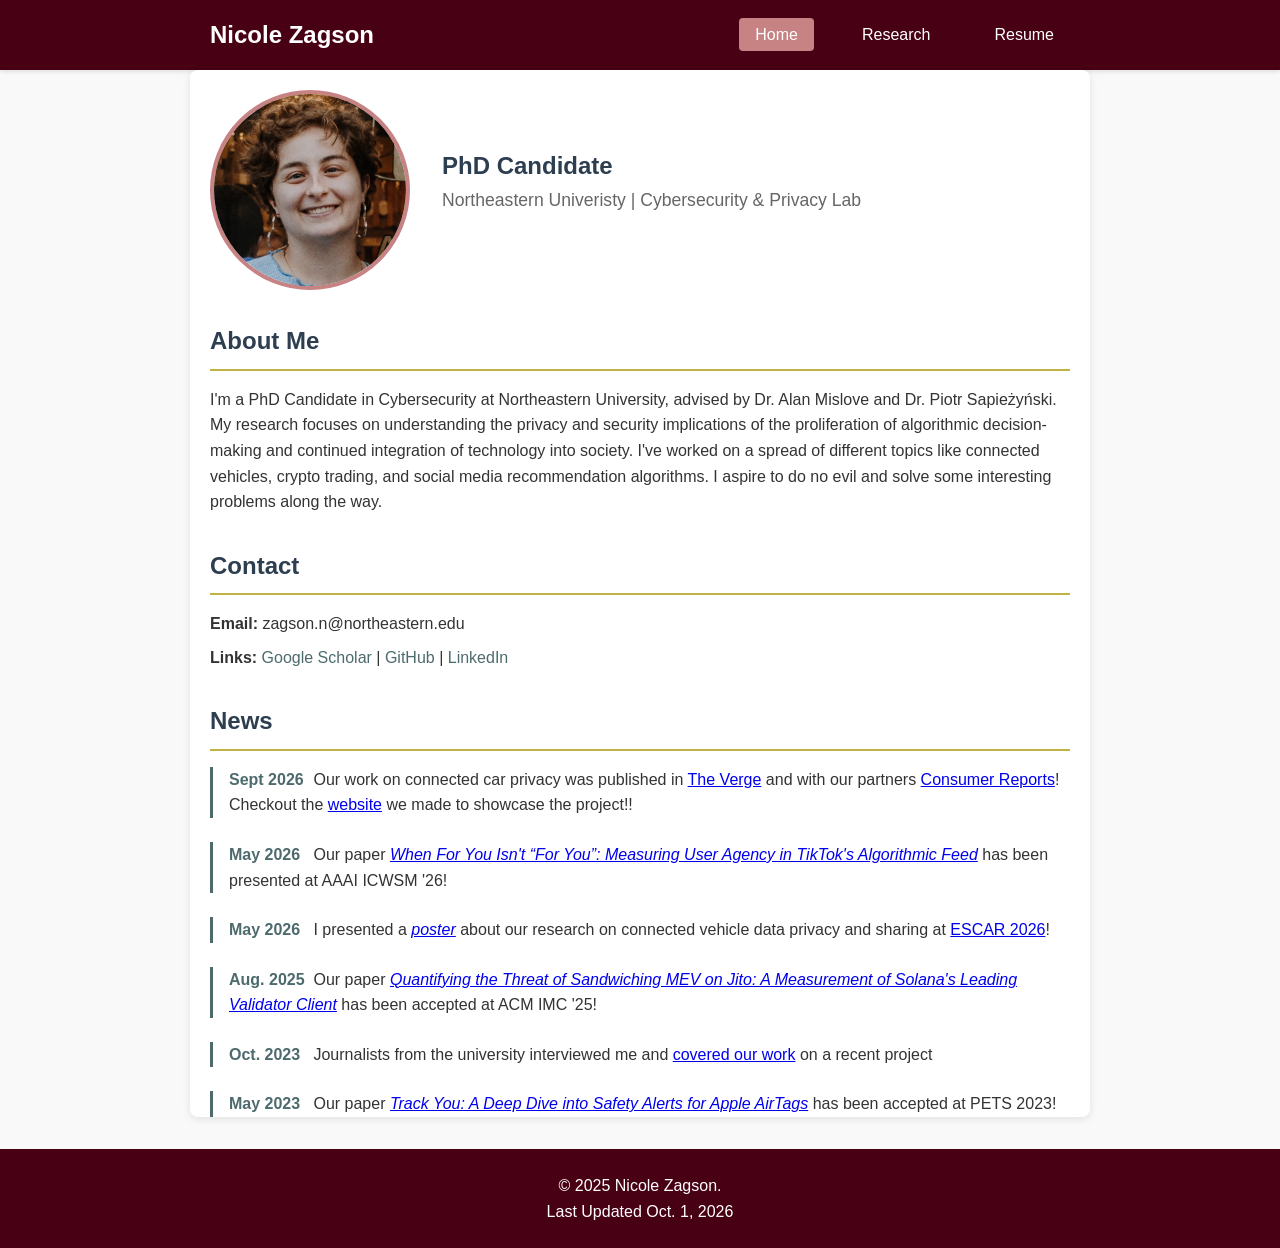
<file: index.html>
<!DOCTYPE html>
<html lang="en">
<head>
    <meta charset="UTF-8">
    <meta name="viewport" content="width=device-width, initial-scale=1.0">
    <title>Nicole Zagson - PhD Candidate</title>
    <link rel="stylesheet" href="style.css">
</head>
<body>
    <nav>
        <div class="container">
            <h1>Nicole Zagson</h1>
            <ul>
                <li><a href="index.html" class="active">Home</a></li>
                <li><a href="research.html">Research</a></li>
                <li><a href="resume.html">Resume</a></li>
                <!--<li><a href="misc.html">Misc</a></li>   # remove the comment when the misc page is ready!!-->
            </ul>
        </div>
    </nav>

    <main class="container">
        <p> </p>
        <section class="hero">
            <div class="profile-section">
                <img src="./images/SoMuchFun_B+S-87.jpeg" alt="Nicole Zagson" class="profile-photo">
                <div class="profile-text">
                    <h2>PhD Candidate</h2>
                    <p>Northeastern Univeristy | Cybersecurity & Privacy Lab</p>
                </div>
            </div>
        </section>

        <section class="about">
            <h2>About Me</h2>
            <p>
            I'm a PhD Candidate in Cybersecurity at Northeastern University, advised by Dr. Alan Mislove and Dr. Piotr Sapieżyński. 
            My research focuses on understanding the privacy and security implications of the proliferation of algorithmic decision-making and continued integration of technology into society. 
            I've worked on a spread of different topics like connected vehicles, crypto trading, and social media recommendation algorithms.  
            I aspire to do no evil and solve some interesting problems along the way. 
            </p>
        </section>

        <section class="contact">
            <h2>Contact</h2>
            <p><strong>Email:</strong> zagson.n@northeastern.edu</p>
            <p><strong>Links:</strong> 
                <a href="https://scholar.google.com/citations?user=DZA7nzAAAAAJ&hl=en">Google Scholar</a> | 
                <a href="https://github.com/nicolegerzon813">GitHub</a> | 
                <a href="https://www.linkedin.com/in/nicole-zagson/">LinkedIn</a> 
            </p>
        </section>

        <section class="news">
            <h2>News</h2>
            <div class="news-item">
                <span class="news-date">Sept 2026</span>
                <p>Our work on connected car privacy was published in <a href="https://www.theverge.com/transportation/1001463/car-data-privacy-northeastern-study-honda-gm-ford">The Verge</a> and with our partners <a href="https://www.consumerreports.org/electronics/personal-information/your-car-is-sharing-data-with-big-tech-companies-study-finds-a4474820962/">Consumer Reports</a>! Checkout the <a href="https://automatictransmission.khoury.northeastern.edu/">website</a> we made to showcase the project!!</p>
            </div>
            <div class="news-item">
                <span class="news-date">May 2026</span>
                <p>Our paper <a href="https://ojs.aaai.org/index.php/ICWSM/article/view/42688"><i>When For You Isn't “For You”: Measuring User Agency in TikTok's Algorithmic Feed</i></a> has been presented at AAAI ICWSM '26!</p>
            </div>
            <div class="news-item">
                <span class="news-date">May 2026</span>
                <p>I presented a <a href="./files/escar_2026_cars_poster.pdf"><i>poster</i></a> about our research on connected vehicle data privacy and sharing at <a href="https://escar.info/escar-usa/program">ESCAR 2026</a>!</p>
            </div>
            <div class="news-item">
                <span class="news-date">Aug. 2025</span>
                <p>Our paper <a href="https://cnitarot.github.io/papers/imc26_solana.pdf"><i>Quantifying the Threat of Sandwiching MEV on Jito: A Measurement of Solana's Leading Validator Client</i></a> has been accepted at ACM IMC '25!</p>
            </div>
            <div class="news-item">
                <span class="news-date">Oct. 2023</span>
                <p>Journalists from the university interviewed me and <a href="https://news.northeastern.edu/2023/10/23/apple-airtag-stalking-alert/">covered our work</a> on a recent project</p>
            </div>
            <div class="news-item">
                <span class="news-date">May 2023</span>
                <p>Our paper <a href="https://petsymposium.org/popets/2023/popets-2023-0102.pdf"><i>Track You: A Deep Dive into Safety Alerts for Apple AirTags</i></a> has been accepted at PETS 2023!</p>
            </div>
        </section>
    </main>

    <footer>
        <div class="container">
            <p>&copy; 2025 Nicole Zagson.</p>
            <p> Last Updated Oct. 1, 2026 </p>
        </div>
    </footer>
</body>
</html>
</file>
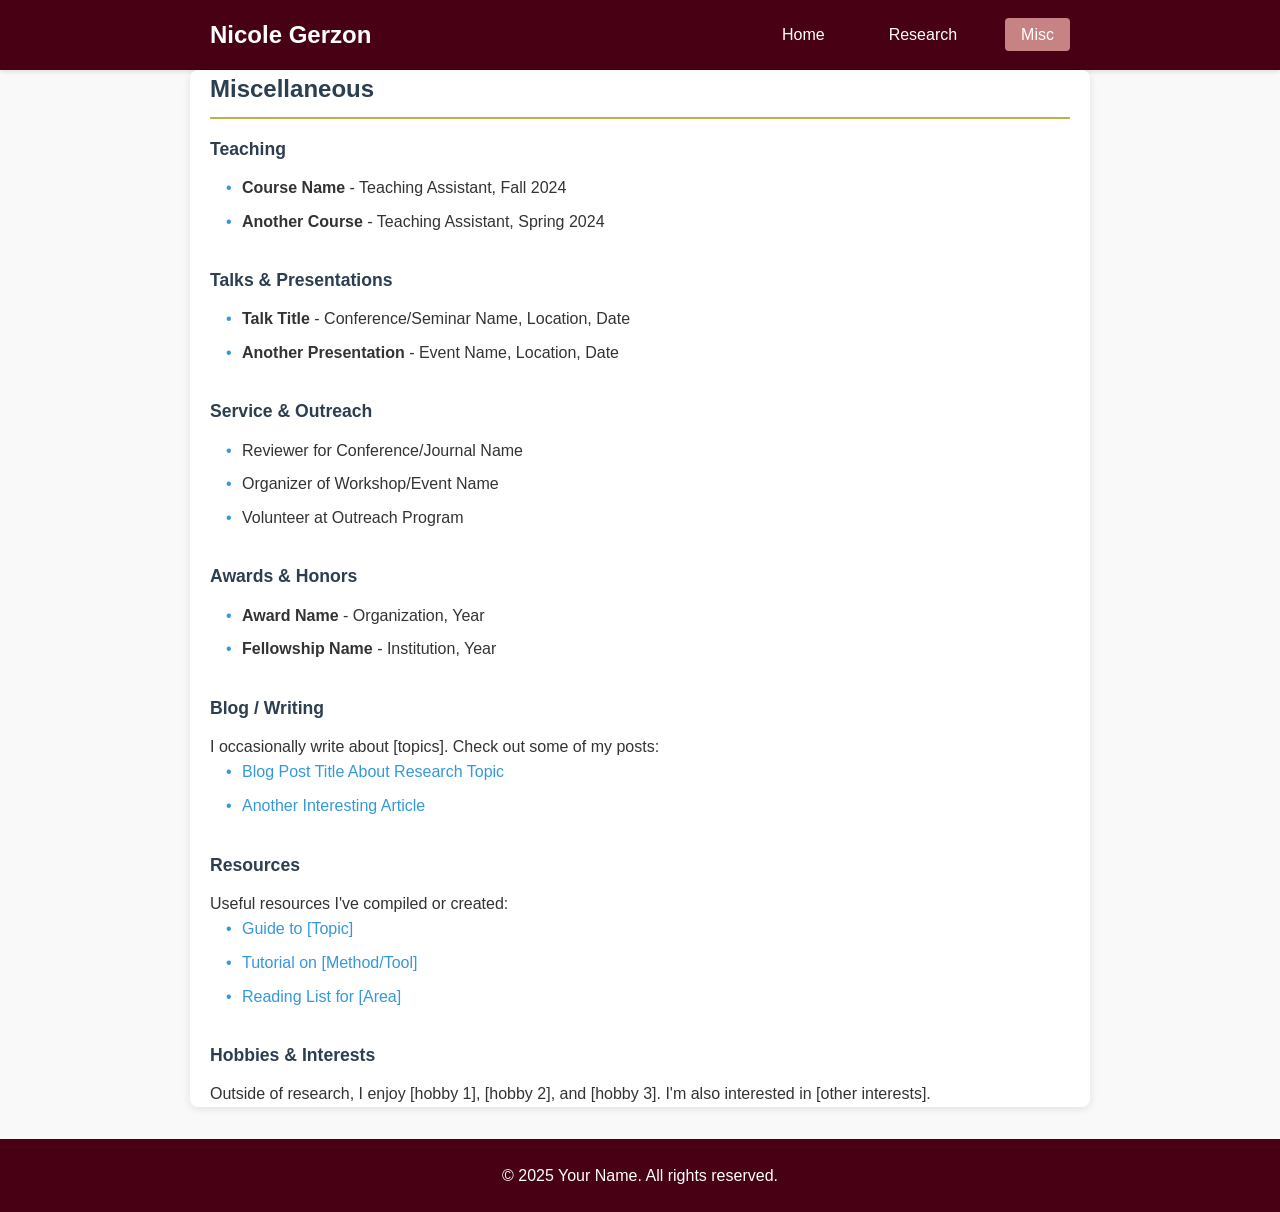
<file: misc.html>
<!DOCTYPE html>
<html lang="en">
<head>
    <meta charset="UTF-8">
    <meta name="viewport" content="width=device-width, initial-scale=1.0">
    <title>Misc - Nicole Gerzon</title>
    <link rel="stylesheet" href="style.css">
</head>
<body>
    <nav>
        <div class="container">
            <h1>Nicole Gerzon</h1>
            <ul>
                <li><a href="index.html">Home</a></li>
                <li><a href="research.html">Research</a></li>
                <li><a href="misc.html" class="active">Misc</a></li>
            </ul>
        </div>
    </nav>

    <main class="container">
        <h2>Miscellaneous</h2>

        <section class="misc-section">
            <h3>Teaching</h3>
            <ul>
                <li><strong>Course Name</strong> - Teaching Assistant, Fall 2024</li>
                <li><strong>Another Course</strong> - Teaching Assistant, Spring 2024</li>
            </ul>
        </section>

        <section class="misc-section">
            <h3>Talks & Presentations</h3>
            <ul>
                <li><strong>Talk Title</strong> - Conference/Seminar Name, Location, Date</li>
                <li><strong>Another Presentation</strong> - Event Name, Location, Date</li>
            </ul>
        </section>

        <section class="misc-section">
            <h3>Service & Outreach</h3>
            <ul>
                <li>Reviewer for Conference/Journal Name</li>
                <li>Organizer of Workshop/Event Name</li>
                <li>Volunteer at Outreach Program</li>
            </ul>
        </section>

        <section class="misc-section">
            <h3>Awards & Honors</h3>
            <ul>
                <li><strong>Award Name</strong> - Organization, Year</li>
                <li><strong>Fellowship Name</strong> - Institution, Year</li>
            </ul>
        </section>

        <section class="misc-section">
            <h3>Blog / Writing</h3>
            <p>
                I occasionally write about [topics]. Check out some of my posts:
            </p>
            <ul>
                <li><a href="#">Blog Post Title About Research Topic</a></li>
                <li><a href="#">Another Interesting Article</a></li>
            </ul>
        </section>

        <section class="misc-section">
            <h3>Resources</h3>
            <p>
                Useful resources I've compiled or created:
            </p>
            <ul>
                <li><a href="#">Guide to [Topic]</a></li>
                <li><a href="#">Tutorial on [Method/Tool]</a></li>
                <li><a href="#">Reading List for [Area]</a></li>
            </ul>
        </section>

        <section class="misc-section">
            <h3>Hobbies & Interests</h3>
            <p>
                Outside of research, I enjoy [hobby 1], [hobby 2], and [hobby 3]. 
                I'm also interested in [other interests].
            </p>
        </section>
    </main>

    <footer>
        <div class="container">
            <p>&copy; 2025 Your Name. All rights reserved.</p>
        </div>
    </footer>
</body>
</html>
</file>
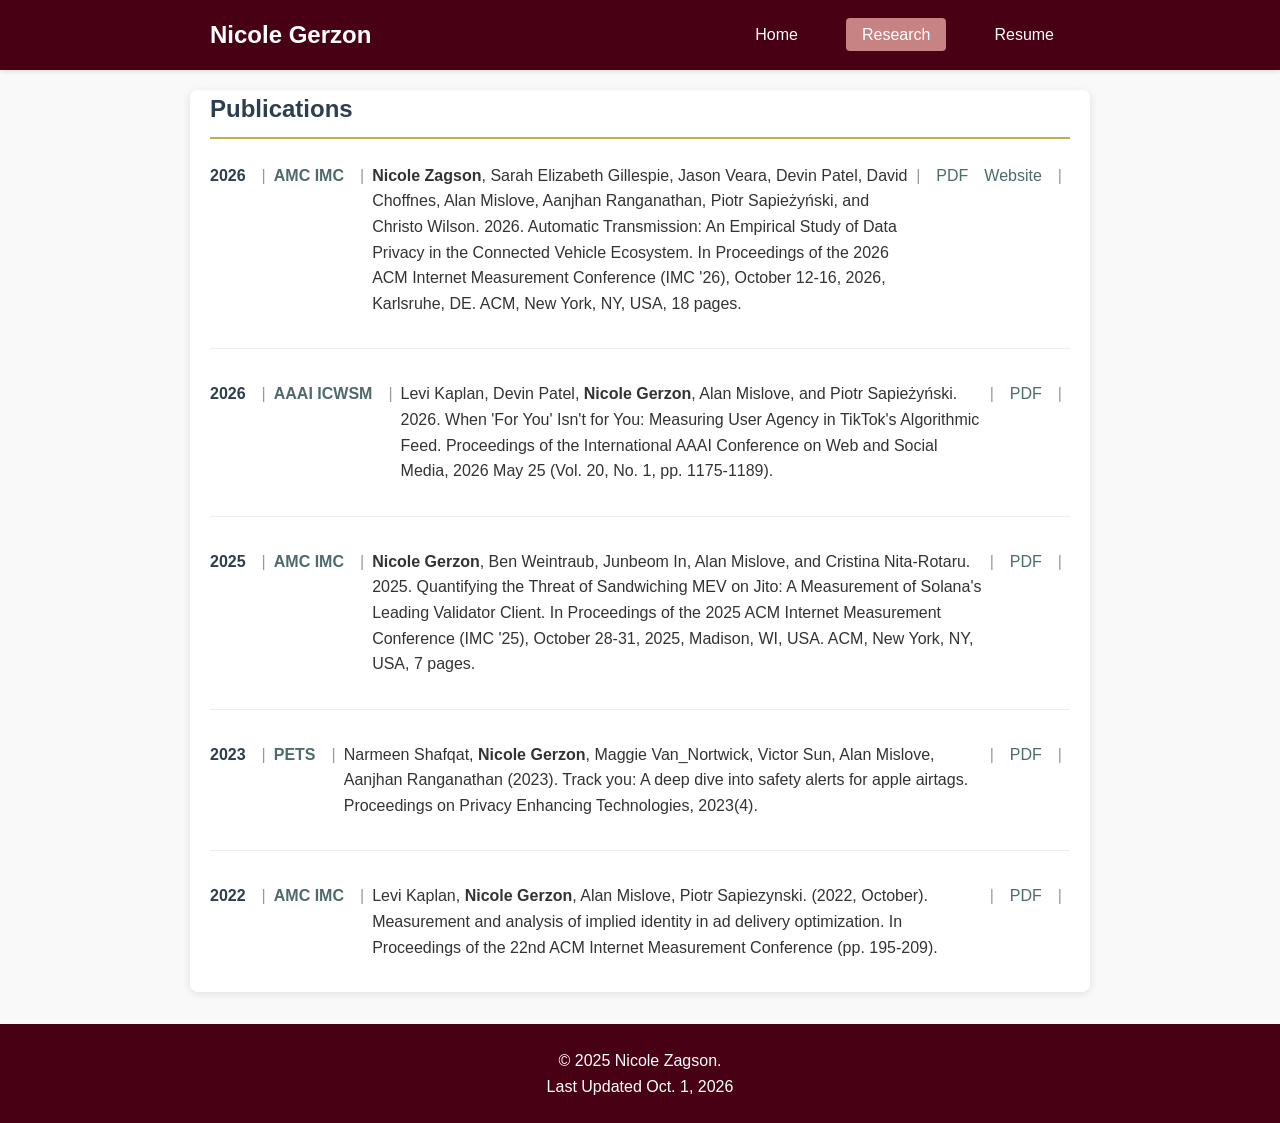
<file: research.html>
<!DOCTYPE html>
<html lang="en">
<head>
    <meta charset="UTF-8">
    <meta name="viewport" content="width=device-width, initial-scale=1.0">
    <title>Research - Nicole Zagson</title>
    <link rel="stylesheet" href="style.css">
</head>
<body>
    <nav>
        <div class="container">
            <h1>Nicole Gerzon</h1>
            <ul>
                <li><a href="index.html">Home</a></li>
                <li><a href="research.html" class="active">Research</a></li>
                <li><a href="resume.html">Resume</a></li>
                <!--<li><a href="misc.html">Misc</a></li>-->
            </ul>
        </div>
    </nav>

    <main class="container">
        <h2 style="margin-top: 20px;">Publications</h2>

        <div class="publication-list">
            <div class="pub-item">
                <div class="pub-year">2026</div>
                <div class="pub-separator">|</div>
                <div class="pub-content">
                    <div class="pub-venue">AMC IMC</div>
                    <div class="pub-separator">|</div>
                    <div class="pub-text">
                        <strong>Nicole Zagson</strong>, Sarah Elizabeth Gillespie, Jason Veara, Devin Patel, 
                        David Choffnes, Alan Mislove, Aanjhan Ranganathan, Piotr Sapieżyński, and Christo Wilson. 2026. 
                        Automatic Transmission: An Empirical Study of Data Privacy in the Connected Vehicle Ecosystem.
                        In Proceedings of the 2026 ACM Internet Measurement Conference (IMC '26), October 12-16, 2026, Karlsruhe, DE. ACM, New York, NY, USA, 
                        18 pages. 
                    </div>
                    <div class="pub-separator">|</div>
                    <div class="pub-links-inline">
                        <a href="https://automatictransmission.khoury.northeastern.edu/paper.pdf">PDF</a>
                        <a href="https://automatictransmission.khoury.northeastern.edu">Website</a>
                    </div>
                    <div class="pub-separator">|</div>
                </div>
            </div>
            
            <div class="pub-item">
                <div class="pub-year">2026</div>
                <div class="pub-separator">|</div>
                <div class="pub-content">
                    <div class="pub-venue">AAAI ICWSM</div>
                    <div class="pub-separator">|</div>
                    <div class="pub-text">
                        Levi Kaplan, Devin Patel, <strong>Nicole Gerzon</strong>, Alan Mislove, and Piotr Sapieżyński. 2026. 
                        When 'For You' Isn't for You: Measuring User Agency in TikTok's Algorithmic Feed. 
                        Proceedings of the International AAAI Conference on Web and Social Media, 2026 May 25 (Vol. 20, No. 1, pp. 1175-1189). 
                    </div>
                    <div class="pub-separator">|</div>
                    <div class="pub-links-inline">
                        <a href="./files/icwsm_2026_tiktok.pdf">PDF</a>
                    </div>
                    <div class="pub-separator">|</div>
                </div>
            </div>

            <div class="pub-item">
                <div class="pub-year">2025</div>
                <div class="pub-separator">|</div>
                <div class="pub-content">
                    <div class="pub-venue">AMC IMC</div>
                    <div class="pub-separator">|</div>
                    <div class="pub-text">
                        <strong>Nicole Gerzon</strong>, Ben Weintraub, Junbeom In, Alan Mislove, and Cristina Nita-Rotaru. 2025. Quantifying the Threat of Sandwiching MEV on Jito: A Measurement of Solana's Leading Validator Client. 
                        In Proceedings of the 2025 ACM Internet Measurement Conference (IMC '25), October 28-31, 2025, Madison, WI, USA. ACM, New York, NY, USA, 7 pages. 
                    </div>
                    <div class="pub-separator">|</div>
                    <div class="pub-links-inline">
                        <a href="./files/imc25_solana.pdf">PDF</a>
                    </div>
                    <div class="pub-separator">|</div>
                </div>
            </div>

            <div class="pub-item">
                <div class="pub-year">2023</div>
                <div class="pub-separator">|</div>
                <div class="pub-content">
                    <div class="pub-venue">PETS</div>
                    <div class="pub-separator">|</div>
                    <div class="pub-text">
                        Narmeen Shafqat, <strong>Nicole Gerzon</strong>, Maggie Van_Nortwick, Victor Sun, Alan Mislove, Aanjhan Ranganathan (2023). Track you: A deep dive into safety alerts for apple airtags. Proceedings on Privacy Enhancing Technologies, 2023(4).
                    </div>
                    <div class="pub-separator">|</div>
                    <div class="pub-links-inline">
                        <a href="./files/popets23_airtags.pdf">PDF</a>
                    </div>
                    <div class="pub-separator">|</div>
                </div>
            </div>

            <div class="pub-item">
                <div class="pub-year">2022</div>
                <div class="pub-separator">|</div>
                <div class="pub-content">
                    <div class="pub-venue">AMC IMC</div>
                    <div class="pub-separator">|</div>
                    <div class="pub-text">
                        Levi Kaplan, <strong>Nicole Gerzon</strong>, Alan Mislove, Piotr Sapiezynski. (2022, October). Measurement and analysis of implied identity in ad delivery optimization. In Proceedings of the 22nd ACM Internet Measurement Conference (pp. 195-209). 
                    </div>
                    <div class="pub-separator">|</div>
                    <div class="pub-links-inline">
                        <a href="./files/imc22_stylegan.pdf">PDF</a>
                    </div>
                    <div class="pub-separator">|</div>
                </div>
            </div>
        </div>
    </main>

    <footer>
        <div class="container">
            <p>&copy; 2025 Nicole Zagson.</p>
            <p> Last Updated Oct. 1, 2026 </p>
        </div>
    </footer>
</body>
</html>
</file>
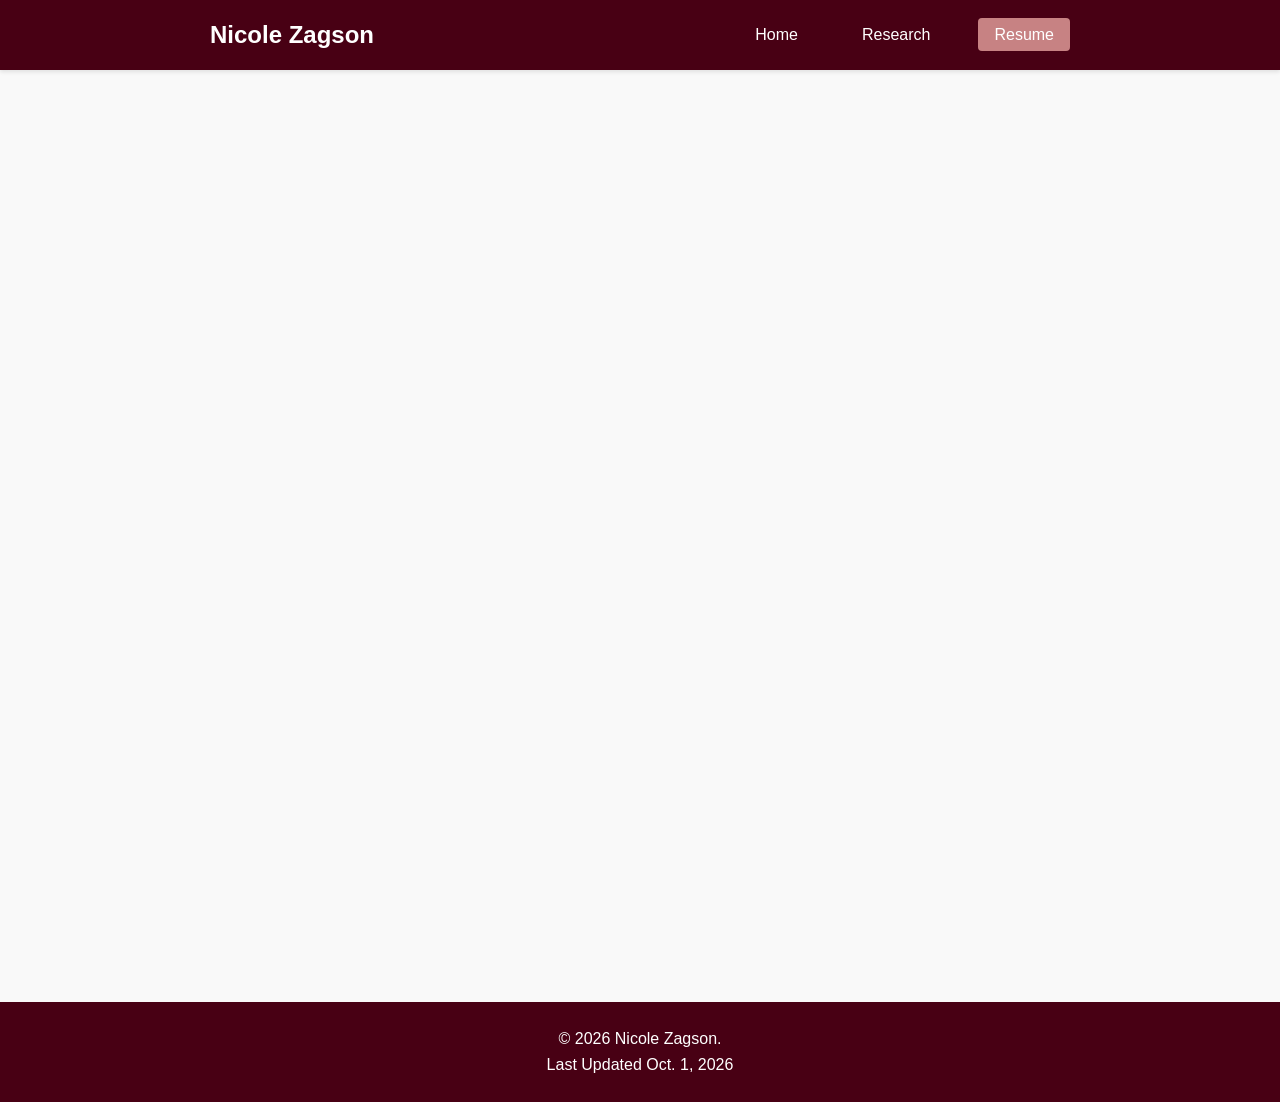
<file: resume.html>
<!DOCTYPE html>
<html lang="en">
<head>
    <meta charset="UTF-8">
    <meta name="viewport" content="width=device-width, initial-scale=1.0">
    <link rel="stylesheet" href="style.css">
    <title>Resume - Nicole Zagson</title>
    <style>
        body {
            margin: 0;
            padding: 0;
            font-family: Arial, sans-serif;
        }
        .pdf-container {
            width: 100%;
            height: 100vh;
        }
        iframe {
            width: 100%;
            height: 100%;
            border: none;
        }
    </style>
</head>
<body>
    <nav>
        <div class="container">
            <h1>Nicole Zagson</h1>
            <ul>
                <li><a href="index.html">Home</a></li>
                <li><a href="research.html">Research</a></li>
                <li><a href="resume.html" class="active">Resume</a></li>
                <!--<li><a href="misc.html">Misc</a></li>-->
            </ul>
        </div>
    </nav>

    <div class="pdf-container">
        <iframe src="files/research_resume_2026.pdf" type="application/pdf">
            <p>Your browser doesn't support PDF viewing :/. 
               <a href="files/research_resume_2026.pdf">Download the PDF</a> instead.</p>
        </iframe>
    </div>

    <footer>
        <div class="container">
            <p>&copy; 2026 Nicole Zagson.</p>
            <p> Last Updated Oct. 1, 2026 </p>
        </div>
    </footer>
</body>
</html>
</file>
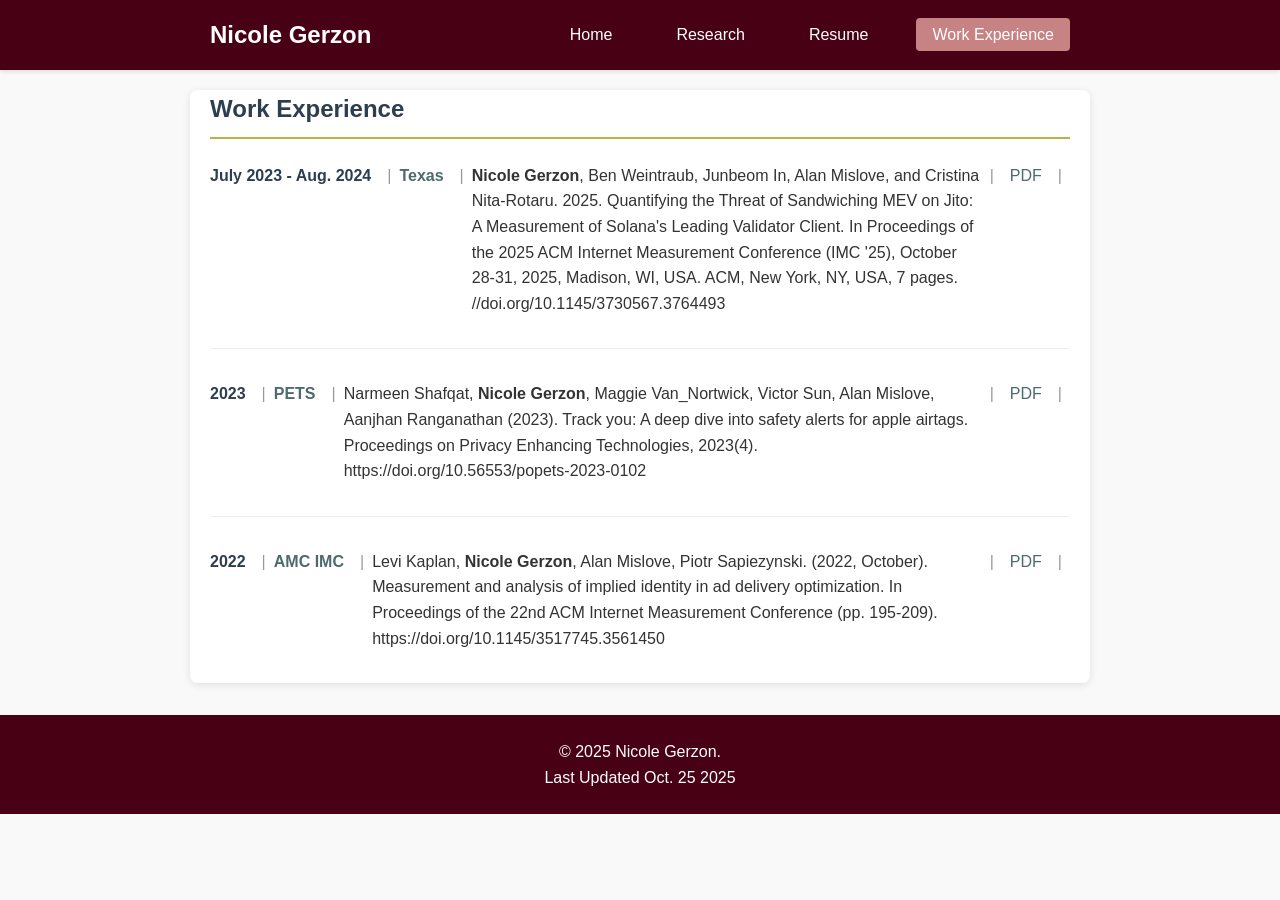
<file: work_experience.html>
<!DOCTYPE html>
<html lang="en">
<head>
    <meta charset="UTF-8">
    <meta name="viewport" content="width=device-width, initial-scale=1.0">
    <title>Research - Nicole Gerzon</title>
    <link rel="stylesheet" href="style.css">
</head>
<body>
    <nav>
        <div class="container">
            <h1>Nicole Gerzon</h1>
            <ul>
                <li><a href="index.html">Home</a></li>
                <li><a href="research.html">Research</a></li>
                <li><a href="resume.html">Resume</a></li>
                <li><a href="work_experience.html"  class="active">Work Experience</a></li>
                <!--<li><a href="misc.html">Misc</a></li>-->
            </ul>
        </div>
    </nav>

    <main class="container">
        <h2 style="margin-top: 20px;">Work Experience</h2>

        <div class="publication-list">
            <div class="pub-item">
                <div class="pub-year">July 2023 - Aug. 2024</div>
                <div class="pub-separator">|</div>
                <div class="pub-content">
                    <div class="pub-venue">Texas </div>
                    <div class="pub-separator">|</div>
                    <div class="pub-text">
                        <strong>Nicole Gerzon</strong>, Ben Weintraub, Junbeom In, Alan Mislove, and Cristina Nita-Rotaru. 2025. Quantifying the Threat of Sandwiching MEV on Jito: A Measurement of Solana's Leading Validator Client. In Proceedings of the 2025 ACM Internet Measurement Conference (IMC '25), October 28-31, 2025, Madison, WI, USA. ACM, New York, NY, USA, 7 pages. //doi.org/10.1145/3730567.3764493
                    </div>
                    <div class="pub-separator">|</div>
                    <div class="pub-links-inline">
                        <a href="./files/imc26_solana.pdf">PDF</a>
                    </div>
                    <div class="pub-separator">|</div>
                </div>
            </div>

            <div class="pub-item">
                <div class="pub-year">2023</div>
                <div class="pub-separator">|</div>
                <div class="pub-content">
                    <div class="pub-venue">PETS</div>
                    <div class="pub-separator">|</div>
                    <div class="pub-text">
                        Narmeen Shafqat, <strong>Nicole Gerzon</strong>, Maggie Van_Nortwick, Victor Sun, Alan Mislove, Aanjhan Ranganathan (2023). Track you: A deep dive into safety alerts for apple airtags. Proceedings on Privacy Enhancing Technologies, 2023(4). https://doi.org/10.56553/popets-2023-0102 
                    </div>
                    <div class="pub-separator">|</div>
                    <div class="pub-links-inline">
                        <a href="./files/popets23_airtags.pdf">PDF</a>
                    </div>
                    <div class="pub-separator">|</div>
                </div>
            </div>

            <div class="pub-item">
                <div class="pub-year">2022</div>
                <div class="pub-separator">|</div>
                <div class="pub-content">
                    <div class="pub-venue">AMC IMC</div>
                    <div class="pub-separator">|</div>
                    <div class="pub-text">
                        Levi Kaplan, <strong>Nicole Gerzon</strong>, Alan Mislove, Piotr Sapiezynski. (2022, October). Measurement and analysis of implied identity in ad delivery optimization. In Proceedings of the 22nd ACM Internet Measurement Conference (pp. 195-209). https://doi.org/10.1145/3517745.3561450
                    </div>
                    <div class="pub-separator">|</div>
                    <div class="pub-links-inline">
                        <a href="./files/imc22_stylegan.pdf">PDF</a>
                    </div>
                    <div class="pub-separator">|</div>
                </div>
            </div>
        </div>
    </main>

    <footer>
        <div class="container">
            <p>&copy; 2025 Nicole Gerzon.</p>
            <p> Last Updated Oct. 25 2025 </p>
        </div>
    </footer>
</body>
</html>
</file>
<file: style.css>
/* Reset and Base Styles */
* {
    margin: 0;
    padding: 0;
    box-sizing: border-box;
}

body {
    font-family: -apple-system, BlinkMacSystemFont, 'Segoe UI', Roboto, Oxygen, Ubuntu, Cantarell, sans-serif;
    line-height: 1.6;
    color: #333;
    background-color: #f9f9f9;
}

.container {
    max-width: 900px;
    margin: 0 auto;
    padding: 0 20px;
}

/* Navigation */
nav {
    background-color: #480014;
    color: white;
    padding: 1rem 0;
    box-shadow: 0 2px 4px rgba(0,0,0,0.1);
}

nav .container {
    display: flex;
    justify-content: space-between;
    align-items: center;
}

nav h1 {
    font-size: 1.5rem;
    font-weight: 600;
}

nav ul {
    display: flex;
    list-style: none;
    gap: 2rem;
}

nav a {
    color: white;
    text-decoration: none;
    padding: 0.5rem 1rem;
    border-radius: 4px;
    transition: background-color 0.3s;
}

nav a:hover {
    background-color: #682025;
}

nav a.active {
    background-color: #C78283;
}

/* Main Content */
main {
    background-color: white;
    margin: 2rem auto;
    padding: 2rem;
    border-radius: 8px;
    box-shadow: 0 2px 8px rgba(0,0,0,0.1);
}

h2 {
    color: #2c3e50;
    margin-top: 2rem;
    margin-bottom: 1rem;
    padding-bottom: 0.5rem;
    border-bottom: 2px solid #BDB246;
}

main > h2:first-child {
    margin-top: 0;
}

/* Profile Section */
.hero {
    margin-bottom: 2rem;
}

.profile-section {
    display: flex;
    align-items: center;
    gap: 2rem;
    margin-bottom: 2rem;
}

.profile-photo {
    width: 200px;
    height: 200px;
    border-radius: 50%;
    object-fit: cover;
    border: 4px solid #C78283;
    margin-top: 20px;
}

.profile-text h2 {
    margin: 0;
    border: none;
    padding: 0;
}

.profile-text p {
    color: #666;
    font-size: 1.1rem;
}

/* About Section */
.about p {
    margin-bottom: 1rem;
}

/* News Section */
.news-item {
    margin-bottom: 1.5rem;
    padding-left: 1rem;
    border-left: 3px solid #4D6A6D;
}

.news-date {
    font-weight: 600;
    color: #4D6A6D;
    display: inline-block;
    min-width: 80px;
}

.news-item p {
    display: inline;
    margin: 0;
}

/* Contact Section */
.contact p {
    margin-bottom: 0.5rem;
}

.contact a {
    color: #4D6A6D;
    text-decoration: none;
}

.contact a:hover {
    text-decoration: underline;
}

/* Publications - Bar-separated layout */
.publication-list {
    margin-top: 1.5rem;
}

.pub-item {
    display: flex;
    align-items: flex-start;
    margin-bottom: 2rem;
    padding-bottom: 2rem;
    border-bottom: 1px solid #eee;
}

.pub-item:last-child {
    border-bottom: none;
}

.pub-year {
    font-weight: 600;
    color: #2c3e50;
    white-space: nowrap;
    padding-right: 0.5rem;
}

.pub-separator {
    color: #999;
    padding: 0 0.5rem;
    white-space: nowrap;
}

.pub-content {
    display: flex;
    flex-wrap: wrap;
    align-items: baseline;
    flex: 1;
}

.pub-venue {
    font-weight: 600;
    color: #4D6A6D;
    white-space: nowrap;
    padding-right: 0.5rem;
}

.pub-award {
    font-weight: 600;
    color: #C78283;
    white-space: nowrap;
    padding-right: 0.5rem;
}

.pub-text {
    flex: 1;
    line-height: 1.6;
    min-width: 300px;
}

.pub-text strong {
    font-weight: 600;
}

.pub-links-inline {
    display: flex;
    gap: 0;
    white-space: nowrap;
}

.pub-links-inline a {
    color: #4D6A6D;
    text-decoration: none;
    padding: 0 0.5rem;
}

.pub-links-inline a:hover {
    text-decoration: underline;
}

/* Misc Page */
.misc-section {
    margin-bottom: 2rem;
}

.misc-section h3 {
    color: #2c3e50;
    margin-bottom: 0.75rem;
    font-size: 1.1rem;
}

.misc-section ul {
    list-style: none;
    padding-left: 1rem;
}

.misc-section ul li {
    margin-bottom: 0.5rem;
    padding-left: 1rem;
    position: relative;
}

.misc-section ul li:before {
    content: "•";
    color: #3498db;
    position: absolute;
    left: 0;
}

.misc-section a {
    color: #3498db;
    text-decoration: none;
}

.misc-section a:hover {
    text-decoration: underline;
}

/* Footer */
footer {
    background-color: #480014;
    color: white;
    text-align: center;
    padding: 1.5rem 0;
    margin-top: 2rem;
}

/* Responsive Design */
@media (max-width: 768px) {
    nav .container {
        flex-direction: column;
        gap: 1rem;
    }

    nav ul {
        gap: 1rem;
    }

    .profile-section {
        flex-direction: column;
        text-align: center;
    }

    .profile-photo {
        width: 150px;
        height: 150px;
    }

    .pub-item {
        flex-direction: column;
    }

    .pub-year {
        padding-bottom: 0.5rem;
    }

    .pub-content {
        margin-left: 0;
    }
}
</file>
